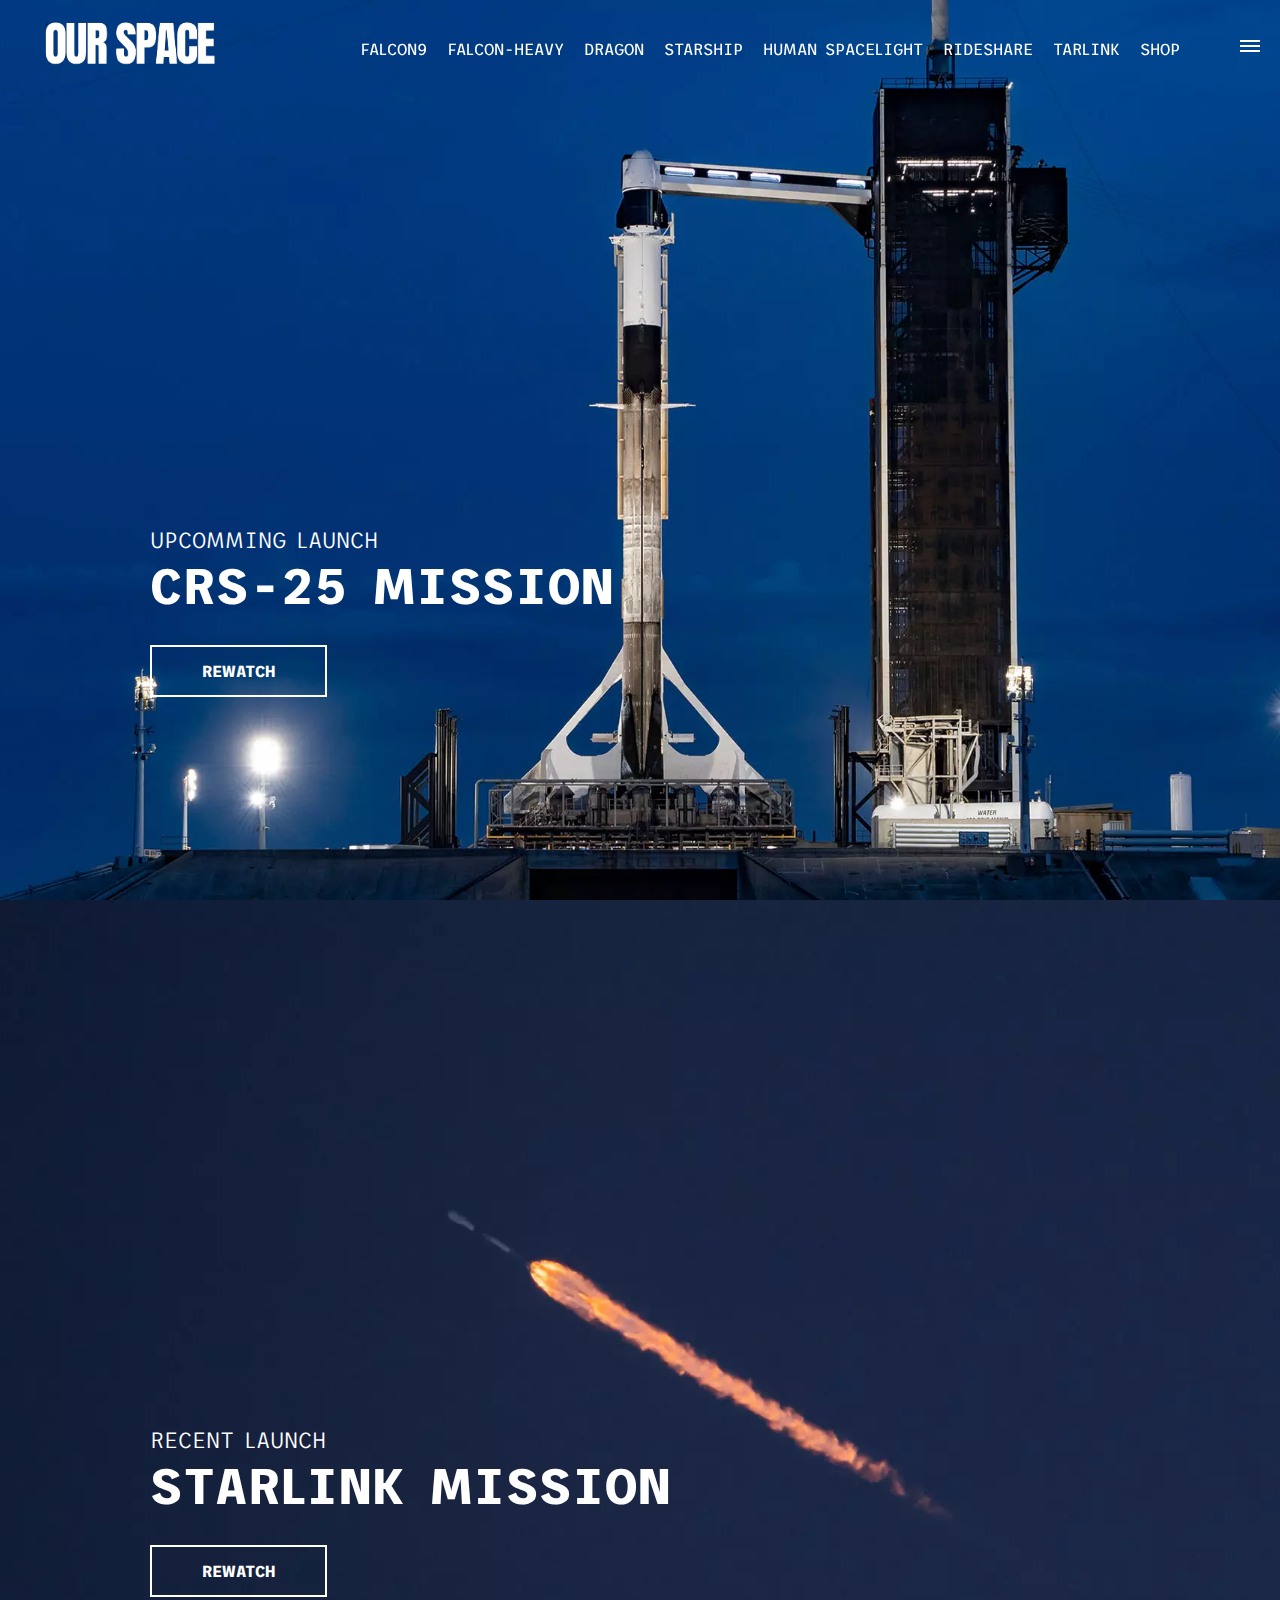
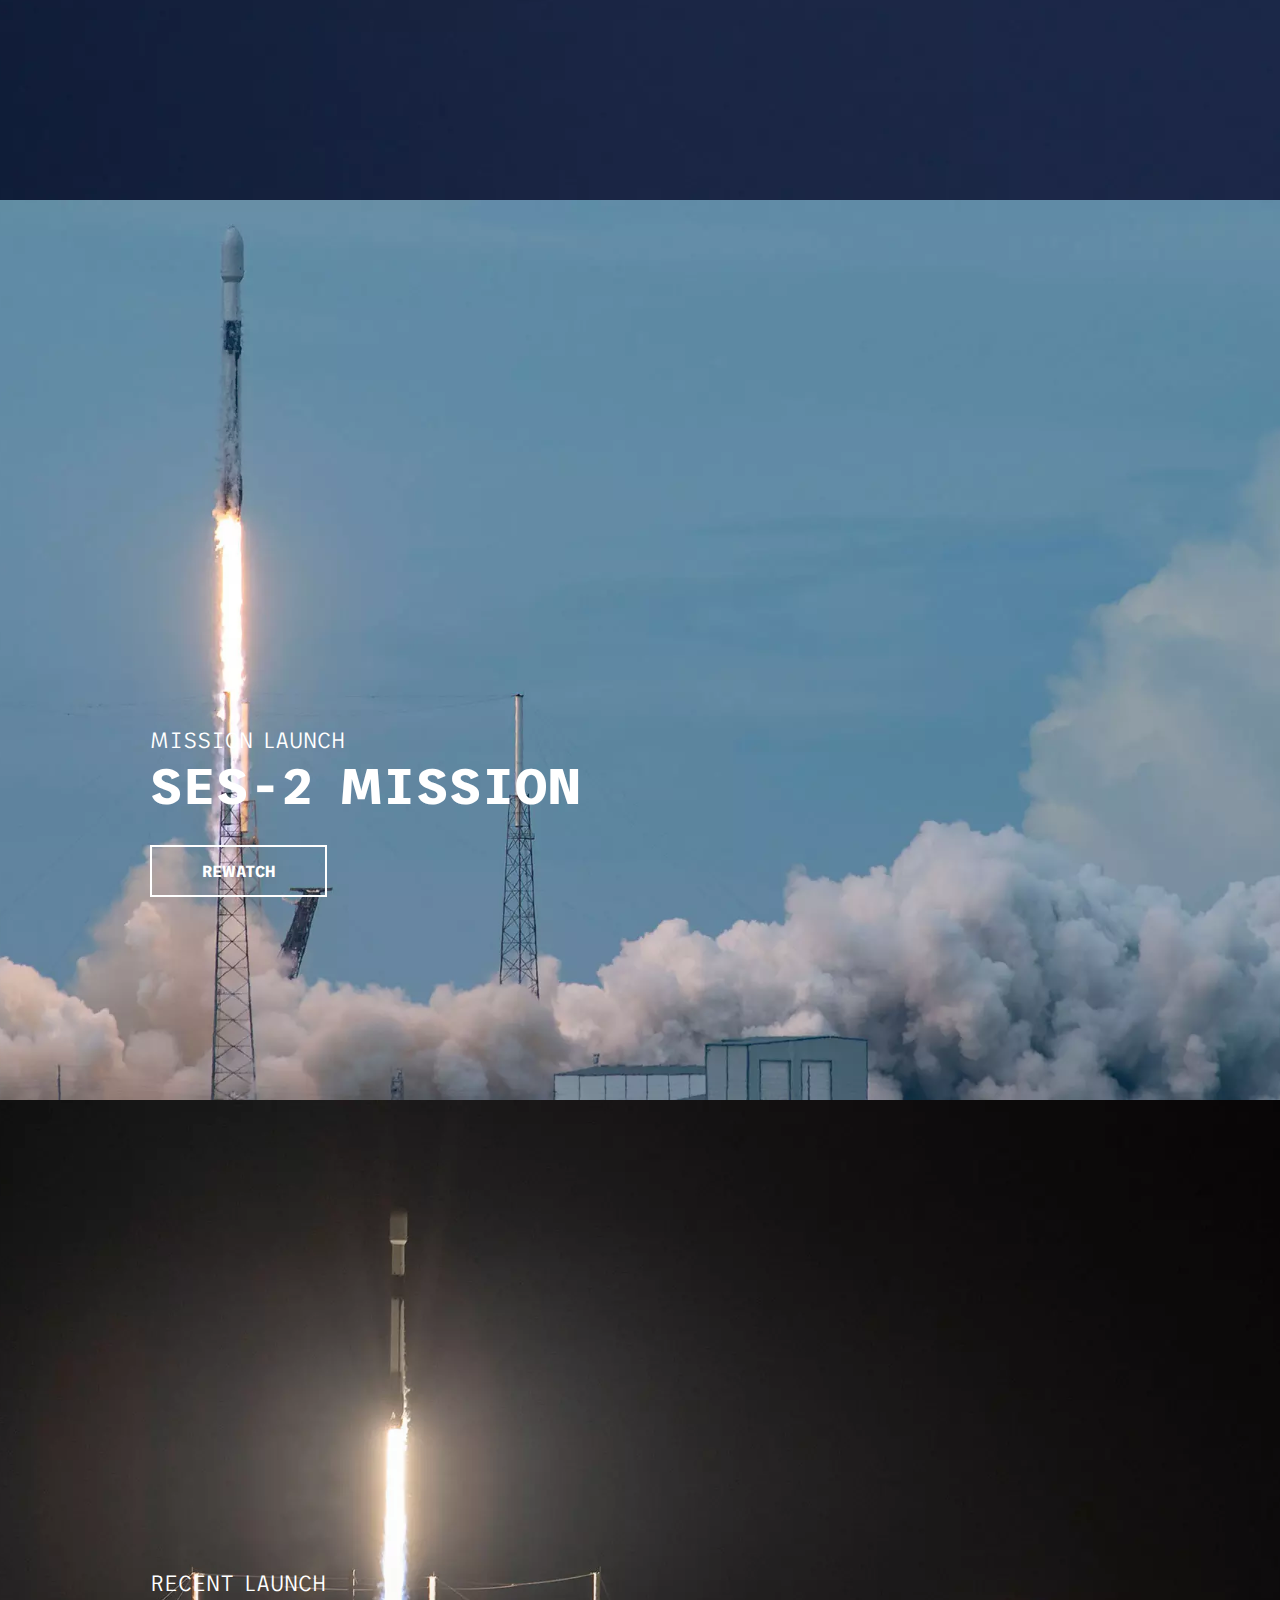
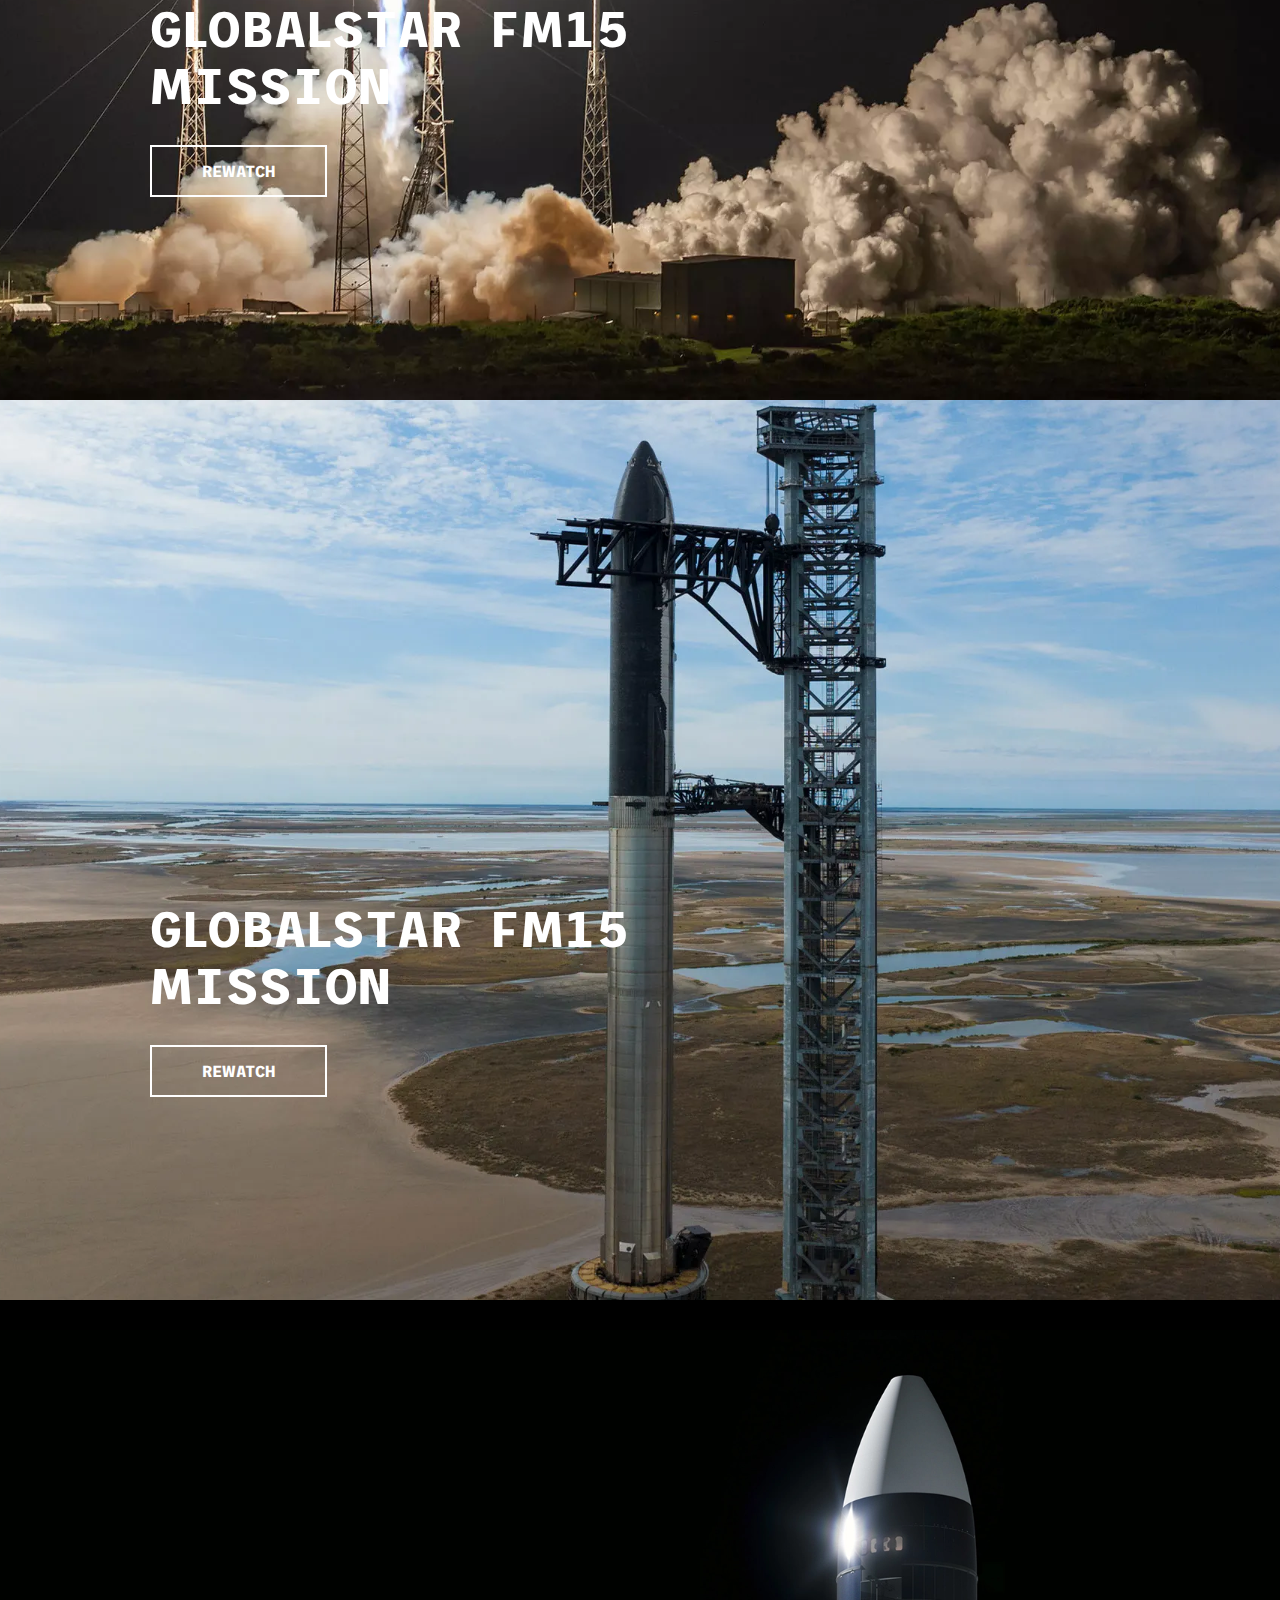
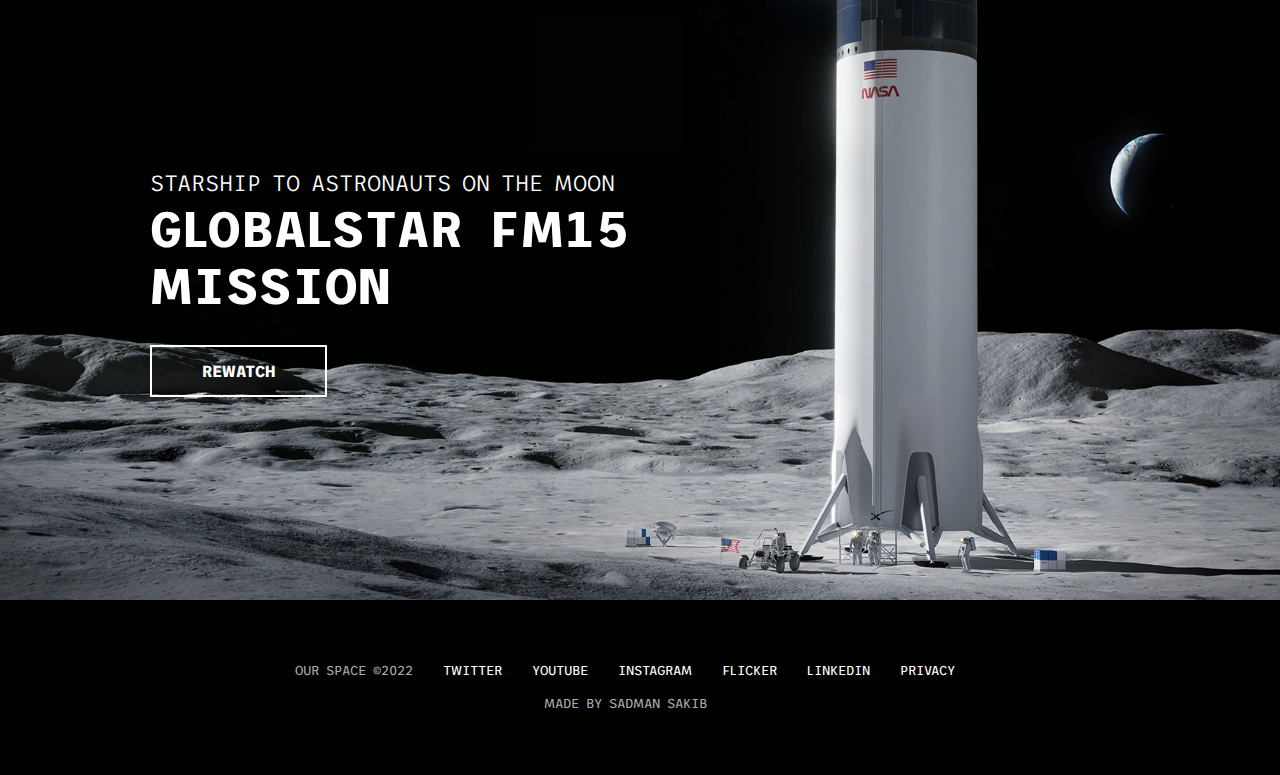
<file: index.html>
<!DOCTYPE html>
<html lang="en">
  <head>
    <meta charset="UTF-8" />
    <meta http-equiv="X-UA-Compatible" content="IE=edge" />
    <meta name="viewport" content="width=device-width, initial-scale=1.0" />
    <title>SpaceX Clone</title>

    <link rel="stylesheet" href="css/style.css" />
  </head>
  <body>
    <!-- overlay for side-menu bar -->
    <div id="overlay"></div>

    <!-- mobile menu  -->

    <div id="mobile-menu" class="mobile-main-menu">
      <ul>
        <li><a href="#">Mission</a></li>
        <li><a href="#">Launches</a></li>
        <li><a href="#">Careers</a></li>
        <li><a href="#">Updates</a></li>
        <li><a href="#">Shop</a></li>

        <li class="mobile-only"><a href="falcon9.html">falcon9</a></li>
        <li class="mobile-only">
          <a href="falcon-heavy.html">falcon-heavy</a>
        </li>
        <li class="mobile-only"><a href="dragon.html">dragon</a></li>
        <li class="mobile-only"><a href="#">Starship</a></li>
        <li class="mobile-only"><a href="#">Human Spacelight</a></li>
        <li class="mobile-only"><a href="#">RideShare</a></li>
        <li class="mobile-only"><a href="#">tarlink</a></li>
      </ul>
    </div>
    <!-- header section  -->
    <header class="main-header">
      <div class="logo">
        <a href="index.html">
          <img src="img/logo.png" alt="spaceX" srcset="" />
        </a>
      </div>
      <div class="desktop-main-menu">
        <ul>
          <li><a href="falcon9.html">falcon9</a></li>
          <li><a href="falcon-heavy.html">falcon-heavy</a></li>
          <li><a href="dragon.html">dragon</a></li>
          <li><a href="#">Starship</a></li>
          <li><a href="#">Human Spacelight</a></li>
          <li><a href="#">RideShare</a></li>
          <li><a href="#">tarlink</a></li>
          <li><a href="#">Shop</a></li>
        </ul>
      </div>
    </header>

    <!-- hamburger menu  -->
    <button id="menu-btn" class="hamburger" type="button">
      <span class="hamburger-top"></span>
      <span class="hamburger-middle"></span>
      <span class="hamburger-bottom"></span>
    </button>

    <!-- section-A  -->
    <section class="section-a">
      <div class="inner-section">
        <h4>Upcomming Launch</h4>
        <h2>CRS-25 Mission</h2>
        <a href="#" class="btn">
          <div class="hover"></div>
          <span>Rewatch</span>
        </a>
      </div>
      <div class="scroll-hero">
        <svg width=" 30px " height=" 20px ">
          <path>
            stroke = " # ffffff " fill = " none " stroke - width = " 2px " d = "
            M2.000,5.000 L15.000 , 18.000 L28.000,5.000 " >
          </path>
        </svg>
      </div>
    </section>

    <!-- section-B  -->
    <section class="section-b">
      <div class="inner-section">
        <h4>Recent Launch</h4>
        <h2>Starlink Mission</h2>
        <a href="#" class="btn">
          <div class="hover"></div>
          <span>Rewatch</span>
        </a>
      </div>
      <div class="scroll-hero">
        <svg width=" 30px " height=" 20px ">
          <path>
            stroke = " # ffffff " fill = " none " stroke - width = " 2px " d = "
            M2.000,5.000 L15.000 , 18.000 L28.000,5.000 " >
          </path>
        </svg>
      </div>
    </section>

    <!-- section-C  -->
    <section class="section-c">
      <div class="inner-section">
        <h4>Mission Launch</h4>
        <h2>SES-2 Mission</h2>
        <a href="#" class="btn">
          <div class="hover"></div>
          <span>Rewatch</span>
        </a>
      </div>
      <div class="scroll-hero">
        <svg width=" 30px " height=" 20px ">
          <path>
            stroke = " # ffffff " fill = " none " stroke - width = " 2px " d = "
            M2.000,5.000 L15.000 , 18.000 L28.000,5.000 " >
          </path>
        </svg>
      </div>
    </section>

    <!-- section-D  -->
    <section class="section-d">
      <div class="inner-section">
        <h4>Recent Launch</h4>
        <h2>GLobalstar FM15 Mission</h2>
        <a href="#" class="btn">
          <div class="hover"></div>
          <span>Rewatch</span>
        </a>
      </div>
      <div class="scroll-hero">
        <svg width=" 30px " height=" 20px ">
          <path>
            stroke = " # ffffff " fill = " none " stroke - width = " 2px " d = "
            M2.000,5.000 L15.000 , 18.000 L28.000,5.000 " >
          </path>
        </svg>
      </div>
    </section>

    <!-- section-E  -->
    <section class="section-e">
      <div class="inner-section">
        <h2>GLobalstar FM15 Mission</h2>
        <a href="#" class="btn">
          <div class="hover"></div>
          <span>Rewatch</span>
        </a>
      </div>
      <div class="scroll-hero">
        <svg width=" 30px " height=" 20px ">
          <path>
            stroke = " # ffffff " fill = " none " stroke - width = " 2px " d = "
            M2.000,5.000 L15.000 , 18.000 L28.000,5.000 " >
          </path>
        </svg>
      </div>
    </section>

    <!-- section-F  -->
    <section class="section-f">
      <div class="inner-section">
        <h4>Starship to astronauts on the moon</h4>
        <h2>GLobalstar FM15 Mission</h2>
        <a href="#" class="btn">
          <div class="hover"></div>
          <span>Rewatch</span>
        </a>
      </div>
    </section>

    <footer>
      <ul>
        <li>Our Space &copy;2022</li>
        <li><a href="#">Twitter</a></li>
        <li><a href="#">Youtube</a></li>
        <li><a href="#">Instagram</a></li>
        <li><a href="#">Flicker</a></li>
        <li><a href="#">Linkedin</a></li>
        <li><a href="#">Privacy</a></li>
      </ul>
      <ul>
        <li>Made by Sadman Sakib</li>
      </ul>
    </footer>

    <script src="js/script.js"></script>
  </body>
</html>
</file>
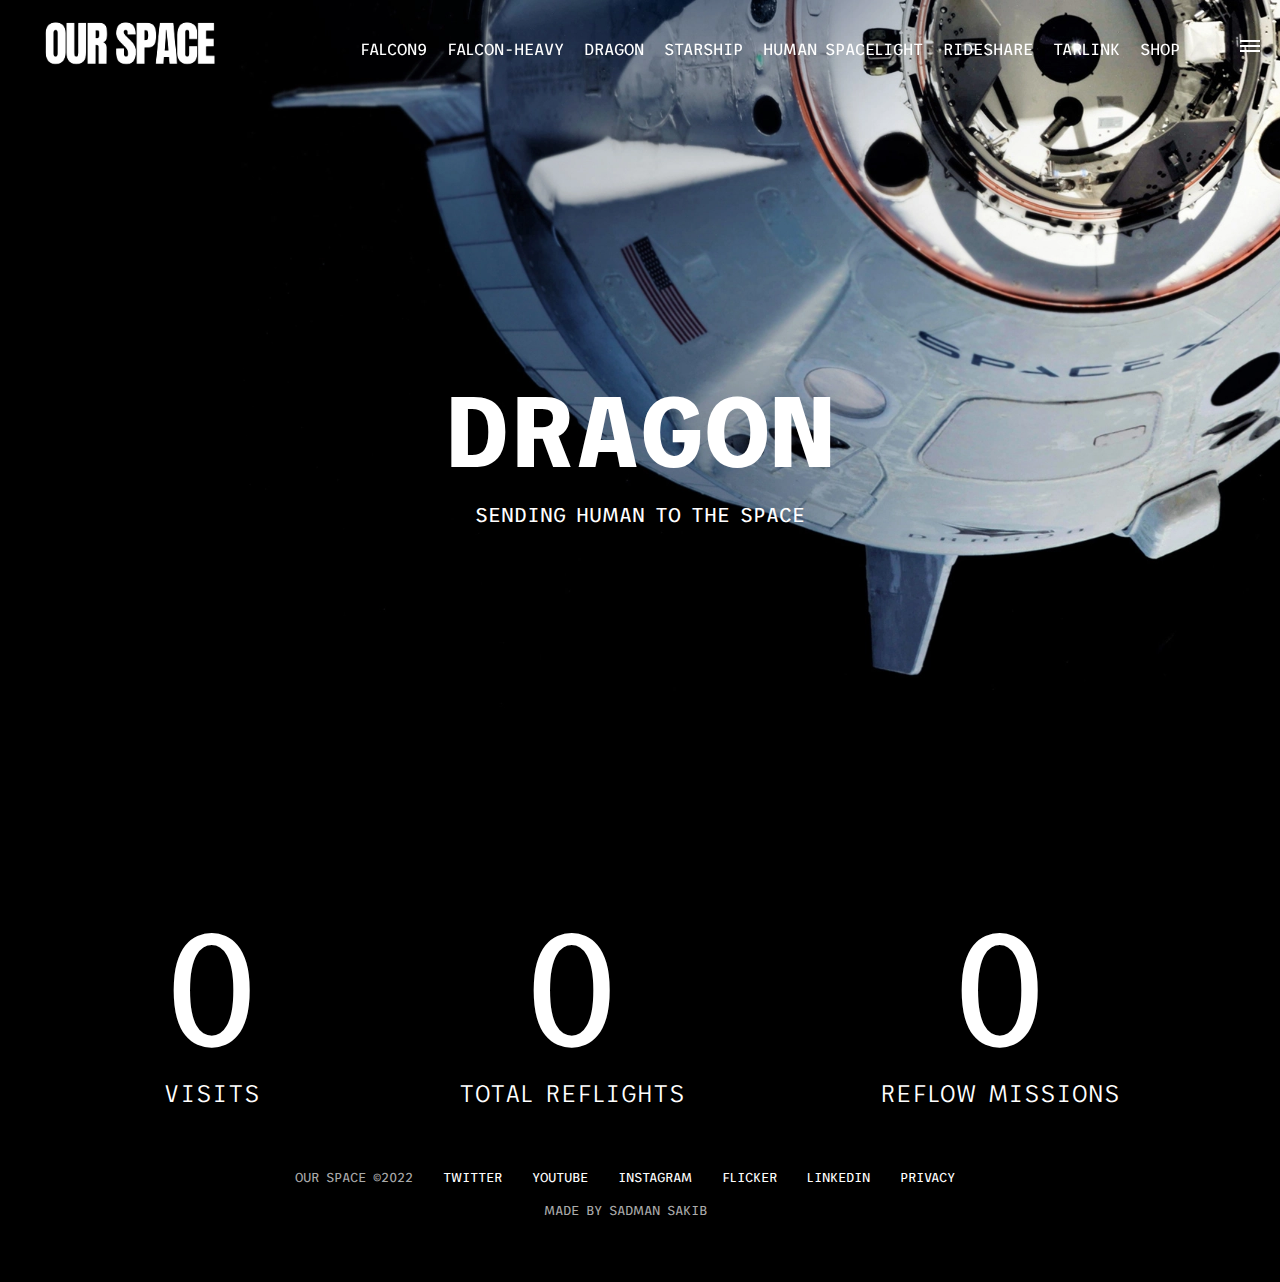
<file: dragon.html>
<!DOCTYPE html>
<html lang="en">
  <head>
    <meta charset="UTF-8" />
    <meta http-equiv="X-UA-Compatible" content="IE=edge" />
    <meta name="viewport" content="width=device-width, initial-scale=1.0" />
    <title>Dragon</title>

    <link rel="stylesheet" href="css/style.css" />
  </head>
  <body>
    <!-- overlay for side-menu bar -->
    <div id="overlay"></div>

    <!-- mobile menu  -->

    <div id="mobile-menu" class="mobile-main-menu">
      <ul>
        <li><a href="#">Mission</a></li>
        <li><a href="#">Launches</a></li>
        <li><a href="#">Careers</a></li>
        <li><a href="#">Updates</a></li>
        <li><a href="#">Shop</a></li>

        <li class="mobile-only"><a href="falcon9.html">falcon9</a></li>
        <li class="mobile-only">
          <a href="falcon-heavy.html">falcon-heavy</a>
        </li>
        <li class="mobile-only"><a href="dragon.html">dragon</a></li>
        <li class="mobile-only"><a href="#">Starship</a></li>
        <li class="mobile-only"><a href="#">Human Spacelight</a></li>
        <li class="mobile-only"><a href="#">RideShare</a></li>
        <li class="mobile-only"><a href="#">tarlink</a></li>
      </ul>
    </div>
    <!-- header section  -->
    <header class="main-header">
      <div class="logo">
        <a href="index.html">
          <img src="img/logo.png" alt="spaceX" srcset="" />
        </a>
      </div>
      <div class="desktop-main-menu">
        <ul>
          <li><a href="falcon9.html">falcon9</a></li>
          <li><a href="falcon-heavy.html">falcon-heavy</a></li>
          <li><a href="dragon.html">dragon</a></li>
          <li><a href="#">Starship</a></li>
          <li><a href="#">Human Spacelight</a></li>
          <li><a href="#">RideShare</a></li>
          <li><a href="#">tarlink</a></li>
          <li><a href="#">Shop</a></li>
        </ul>
      </div>
    </header>

    <!-- hamburger menu  -->
    <button id="menu-btn" class="hamburger" type="button">
      <span class="hamburger-top"></span>
      <span class="hamburger-middle"></span>
      <span class="hamburger-bottom"></span>
    </button>


   <section class="section-animate bg-dragon">

   </section>

   <div class="inner-section-center">
    <h3>Dragon</h3>
    <p>Sending human to the space</p>
   </div>

   <div class="stats">
    <div>
        <span class="counter" data-target="15">
            0
        </span>
        <h4>Visits</h4>
    </div>
    <div>
        <span class="counter" data-target="70">
            0
        </span>
        <h4>Total Reflights</h4>
    </div>
    <div>
        <span class="counter" data-target="130">
            0
        </span>
        <h4>Reflow Missions</h4>
    </div>
   </div>

    <footer>
      <ul>
        <li>Our Space &copy;2022</li>
        <li><a href="#">Twitter</a></li>
        <li><a href="#">Youtube</a></li>
        <li><a href="#">Instagram</a></li>
        <li><a href="#">Flicker</a></li>
        <li><a href="#">Linkedin</a></li>
        <li><a href="#">Privacy</a></li>
      </ul>
      <ul>
        <li>Made by Sadman Sakib</li>
      </ul>
    </footer>

    <script src="js/script.js"></script>
  </body>
</html>
</file>
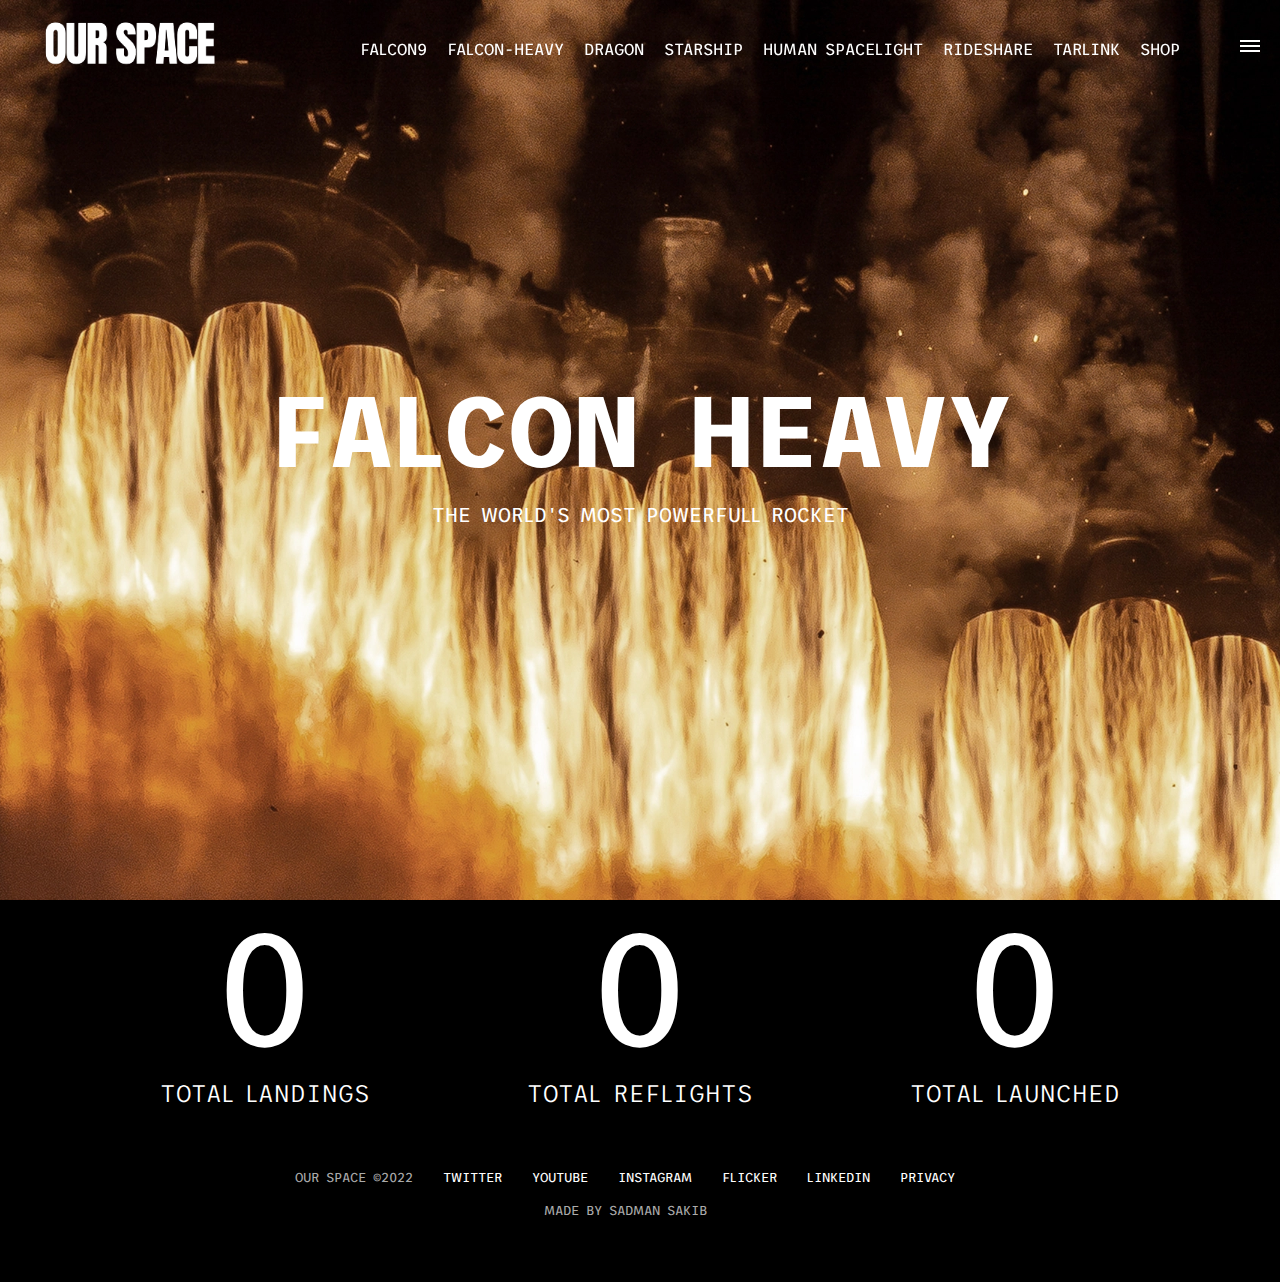
<file: falcon-heavy.html>
<!DOCTYPE html>
<html lang="en">
  <head>
    <meta charset="UTF-8" />
    <meta http-equiv="X-UA-Compatible" content="IE=edge" />
    <meta name="viewport" content="width=device-width, initial-scale=1.0" />
    <title>Falcon Heavy</title>

    <link rel="stylesheet" href="css/style.css" />
  </head>
  <body>
    <!-- overlay for side-menu bar -->
    <div id="overlay"></div>

    <!-- mobile menu  -->

    <div id="mobile-menu" class="mobile-main-menu">
      <ul>
        <li><a href="#">Mission</a></li>
        <li><a href="#">Launches</a></li>
        <li><a href="#">Careers</a></li>
        <li><a href="#">Updates</a></li>
        <li><a href="#">Shop</a></li>

        <li class="mobile-only"><a href="falcon9.html">falcon9</a></li>
        <li class="mobile-only">
          <a href="falcon-heavy.html">falcon-heavy</a>
        </li>
        <li class="mobile-only"><a href="dragon.html">dragon</a></li>
        <li class="mobile-only"><a href="#">Starship</a></li>
        <li class="mobile-only"><a href="#">Human Spacelight</a></li>
        <li class="mobile-only"><a href="#">RideShare</a></li>
        <li class="mobile-only"><a href="#">tarlink</a></li>
      </ul>
    </div>
    <!-- header section  -->
    <header class="main-header">
      <div class="logo">
        <a href="index.html">
          <img src="img/logo.png" alt="spaceX" srcset="" />
        </a>
      </div>
      <div class="desktop-main-menu">
        <ul>
          <li><a href="falcon9.html">falcon9</a></li>
          <li><a href="falcon-heavy.html">falcon-heavy</a></li>
          <li><a href="dragon.html">dragon</a></li>
          <li><a href="#">Starship</a></li>
          <li><a href="#">Human Spacelight</a></li>
          <li><a href="#">RideShare</a></li>
          <li><a href="#">tarlink</a></li>
          <li><a href="#">Shop</a></li>
        </ul>
      </div>
    </header>

    <!-- hamburger menu  -->
    <button id="menu-btn" class="hamburger" type="button">
      <span class="hamburger-top"></span>
      <span class="hamburger-middle"></span>
      <span class="hamburger-bottom"></span>
    </button>


   <section class="section-animate bg-falcon-heavy">

   </section>

   <div class="inner-section-center">
    <h3>Falcon Heavy</h3>
    <p>The world's most powerfull rocket</p>
   </div>

   <div class="stats">
    <div>
        <span class="counter" data-target="15">
            0
        </span>
        <h4>Total Landings</h4>
    </div>
    <div>
        <span class="counter" data-target="70">
            0
        </span>
        <h4>Total Reflights</h4>
    </div>
    <div>
        <span class="counter" data-target="40">
            0
        </span>
        <h4>Total launched</h4>
    </div>
   </div>

    <footer>
      <ul>
        <li>Our Space &copy;2022</li>
        <li><a href="#">Twitter</a></li>
        <li><a href="#">Youtube</a></li>
        <li><a href="#">Instagram</a></li>
        <li><a href="#">Flicker</a></li>
        <li><a href="#">Linkedin</a></li>
        <li><a href="#">Privacy</a></li>
      </ul>
      <ul>
        <li>Made by Sadman Sakib</li>
      </ul>
    </footer>

    <script src="js/script.js"></script>
  </body>
</html>
</file>
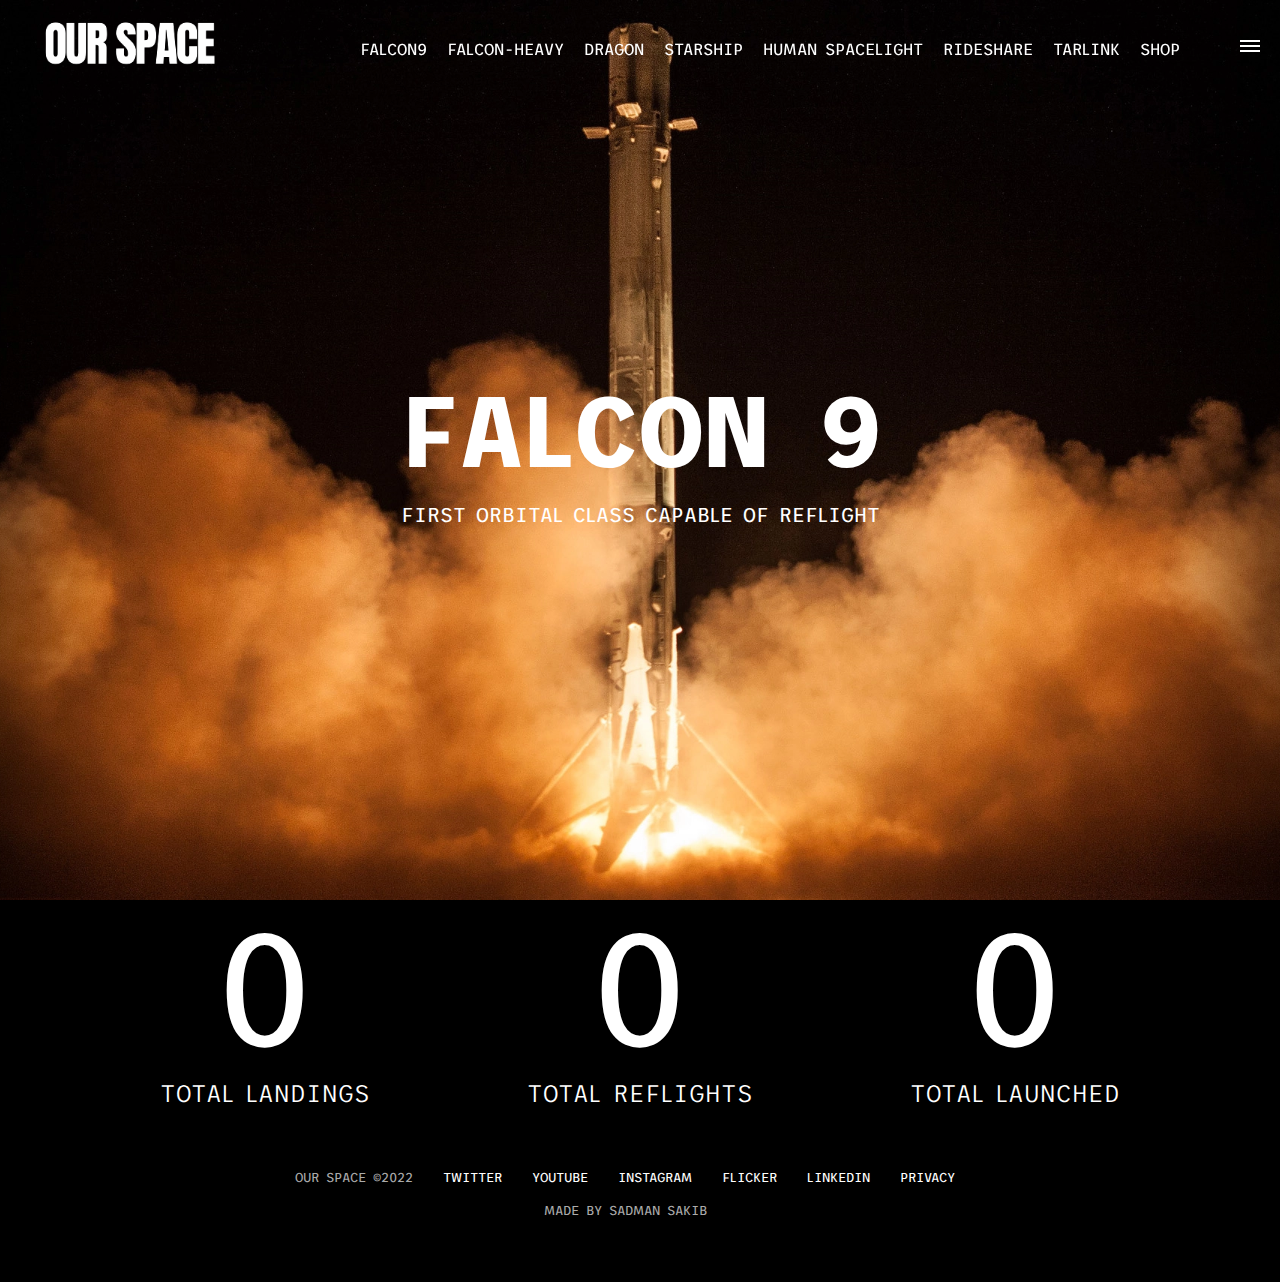
<file: falcon9.html>
<!DOCTYPE html>
<html lang="en">
  <head>
    <meta charset="UTF-8" />
    <meta http-equiv="X-UA-Compatible" content="IE=edge" />
    <meta name="viewport" content="width=device-width, initial-scale=1.0" />
    <title>Falcon-9</title>

    <link rel="stylesheet" href="css/style.css" />
  </head>
  <body>
    <!-- overlay for side-menu bar -->
    <div id="overlay"></div>

    <!-- mobile menu  -->

    <div id="mobile-menu" class="mobile-main-menu">
      <ul>
        <li><a href="#">Mission</a></li>
        <li><a href="#">Launches</a></li>
        <li><a href="#">Careers</a></li>
        <li><a href="#">Updates</a></li>
        <li><a href="#">Shop</a></li>

        <li class="mobile-only"><a href="falcon9.html">falcon9</a></li>
        <li class="mobile-only">
          <a href="falcon-heavy.html">falcon-heavy</a>
        </li>
        <li class="mobile-only"><a href="dragon.html">dragon</a></li>
        <li class="mobile-only"><a href="#">Starship</a></li>
        <li class="mobile-only"><a href="#">Human Spacelight</a></li>
        <li class="mobile-only"><a href="#">RideShare</a></li>
        <li class="mobile-only"><a href="#">tarlink</a></li>
      </ul>
    </div>
    <!-- header section  -->
    <header class="main-header">
      <div class="logo">
        <a href="index.html">
          <img src="img/logo.png" alt="spaceX" srcset="" />
        </a>
      </div>
      <div class="desktop-main-menu">
        <ul>
          <li><a href="falcon9.html">falcon9</a></li>
          <li><a href="falcon-heavy.html">falcon-heavy</a></li>
          <li><a href="dragon.html">dragon</a></li>
          <li><a href="#">Starship</a></li>
          <li><a href="#">Human Spacelight</a></li>
          <li><a href="#">RideShare</a></li>
          <li><a href="#">tarlink</a></li>
          <li><a href="#">Shop</a></li>
        </ul>
      </div>
    </header>

    <!-- hamburger menu  -->
    <button id="menu-btn" class="hamburger" type="button">
      <span class="hamburger-top"></span>
      <span class="hamburger-middle"></span>
      <span class="hamburger-bottom"></span>
    </button>


   <section class="section-animate bg-falcon-9">

   </section>

   <div class="inner-section-center">
    <h3>Falcon 9</h3>
    <p>First orbital class capable of reflight</p>
   </div>

   <div class="stats">
    <div>
        <span class="counter" data-target="15">
            0
        </span>
        <h4>Total Landings</h4>
    </div>
    <div>
        <span class="counter" data-target="70">
            0
        </span>
        <h4>Total Reflights</h4>
    </div>
    <div>
        <span class="counter" data-target="40">
            0
        </span>
        <h4>Total launched</h4>
    </div>
   </div>

    <footer>
      <ul>
        <li>Our Space &copy;2022</li>
        <li><a href="#">Twitter</a></li>
        <li><a href="#">Youtube</a></li>
        <li><a href="#">Instagram</a></li>
        <li><a href="#">Flicker</a></li>
        <li><a href="#">Linkedin</a></li>
        <li><a href="#">Privacy</a></li>
      </ul>
      <ul>
        <li>Made by Sadman Sakib</li>
      </ul>
    </footer>

    <script src="js/script.js"></script>
  </body>
</html>
</file>
<file: css/style.css>
/* google font import  */
@import url('https://fonts.googleapis.com/css2?family=Trispace:wght@400;600;700&display=swap');

*, *::before, ::after{
  margin: 0;
  padding: 0;
  box-sizing: border-box;
}

body{
  font-family: 'Trispace', sans-serif;
  background: #000;
  color: #fff;
}

a{
  text-decoration: none; 
  color: #fff;
}

ul{
  list-style: none;
}

/* header/navbar  */
.main-header{
  position: fixed;
  top: 0;
  left: 0;
  width: 100%;
  display: flex;
  justify-content: space-between;
  height: 100px;
  align-items: center;
  text-transform: uppercase;
  padding: 0 30px;
  z-index: 3;
}

.logo{
  width: 210px;
  height: auto;
}

.logo img{
  width: 100%;
  display: block;
  height: auto;
}

/* desktop menu  */
 
.desktop-main-menu{
  margin-right: 50px;
}

.desktop-main-menu ul{
display: flex;
}

.desktop-main-menu ul li{
  position: relative;
   margin-right: 20px;
   padding-bottom: 2px;
}

/* menu item  */
.desktop-main-menu ul li a::after{
content:'';
position: absolute;
bottom: 0;
left: 0;
width: 100%;
height: 1px;
background: #fff;
transform: scaleX(0);
transition: transform 0.6s cubic-bezier(0.19, 1, 0.22, 1);
transform-origin: right center;
}

.desktop-main-menu ul li a:hover::after{
  transform: scaleX(1); 
  transform-origin: left center;
  transition-duration: 0.4s;
}

/* sections  */
section{
  position: relative;
  height: 100vh;
  background-position: center center;
  background-repeat: no-repeat;
  background-size: cover;
  text-transform: uppercase;
}
.inner-section{
  position: absolute;
  bottom: 200px; 
  left: 150px;
  max-width: 560px;
}

.inner-section h4{
  font-size: 22px;
  margin-bottom: 5px;
  font-weight: 300;
  animation: fadeInUp 0.5s ease-in-out;
}

.inner-section h2{
  font-size: 50px;
  font-weight: 700;
  margin-bottom: 20px;
  animation: fadeInUp 0.5s ease-in-out 0.2s;
  animation-fill-mode: both;   /* to stop from showing at the start */
}

.inner-section a{
  animation: fadeInUp 0.5s ease-in-out 0.4s;
  animation-fill-mode: both;   /* to stop from showing at the start */

}

/* background images  */
.section-a{
  background-image: url('../img/section-a.webp');
}
.section-b{
  background-image: url('../img/section-b.webp');
}
.section-c{
  background-image: url('../img/section-c.webp');
}
.section-d{
  background-image: url('../img/section-d.webp');
}
.section-e{
  background-image: url('../img/section-e.webp');
}
.section-f{
  background-image: url('../img/section-f.webp');
}



.btn{
  position: relative;
  display: inline-block;
  cursor: pointer;
  text-align: center;
  min-width: 130px;
  padding: 15px 50px;
  margin-top: 10px;
  border: 2px solid #fff;
  text-transform: uppercase;
  font-weight: bold;
  overflow: hidden;
  z-index: 2;
}

.btn:hover span{
  color: #000;

}

.btn .hover{
  position: absolute;
  top: 0;
  left: 0;
  width: 100%;
  height: 100%;
  background-color: #fff;
  color: #000;
  transform: translateY(100%);
  transition: transform 0.6s cubic-bezier(0.19, 1, 0.22, 1);
  z-index: -1;

}

.btn:hover .hover{
  transform: translateY(0%);
}

.scroll-hero{
  position: absolute;
  bottom: 50px;
  left: 50%;
  transform: translateX(-50%);
}

/* footer  */

footer{
  position: relative;
  padding: 55px 0;
}

footer ul{
  display: flex;
  justify-content: center;
  align-items: center;
  flex-wrap: wrap;
}

footer ul li{
  margin-right: 30px;
  color: #aaa;
  text-transform: uppercase;
  line-height: 2.5;
  font-size: 13px;
}

footer ul li a{
  color: #fff;
  transition: color 0.6s;
}

footer ul li a:hover{
  color: #aaa;
}

/* hamburger menu  */
.hamburger{
  position: fixed;
  top: 40px;
  right:20px;
  z-index:10;
  cursor: pointer;
  width: 20px;
  height: 20px;
  background: none;
  border: none;
}

.hamburger-top,
.hamburger-middle,
.hamburger-bottom{
  position: absolute;
  width: 20px;
  height: 2px;
  background: #fff;
  top: 0;
  left: 0;
  transition: all 0.5s;
}

.hamburger-middle{
  transform: translateY(5px);
}
.hamburger-bottom{
  transform: translateY(10px);
}

/* transition hamburger  */
.open{
  transform: rotate(90deg);
}
.open .hamburger-top{
  transform: rotate(45deg) translateY(6px) translateX(6px);
}
.open .hamburger-middle{
  display: none;
}
.open .hamburger-bottom{
  transform: rotate(-45deg) translateY(6px) translateX(-6px);
}

/* overlay  */
.overlay-show{
  position: fixed;
  top: 0;
  left: 0;
  width: 100%;
  height: 100%;
  background-color: rgba(0, 0, 0, 0.5);
  z-index: 3;
}

/* to stop scrolling  */
.mobile-only{
  display: none;
}
.mobile-main-menu{
  position: fixed;
  top: 0;
  right:0;
width: 350px;
  height: 100%;
  background: #000;
  z-index: 4;
  display: flex;
  justify-content: center;
  align-items: center;
  transform: translateX(100%);
  transition: transform 0.6s cubic-bezier(0.19, 1, 0.22, 1);
}

/* to show side menu  */
.show-menu{
  transform: translateX(0%);
}

.mobile-main-menu ul{
  display: flex;
  flex-direction: column; 
  align-items: end;
  justify-content: center;
  padding: 50px;
  width: 100%;
}

.mobile-main-menu ul li{
margin-bottom: 20px;
font-size: 18px;
text-transform: uppercase;
border-bottom: 1px #555 dotted;
width: 100%;
text-align: right;
padding-bottom: 8px;
}

.mobile-main-menu ul li a{
  color: #fff;
  transition: color 0.5s;
}
.mobile-main-menu ul li a:hover{
  color: #aaa;
}
.stop-scrolling{
  overflow: hidden;
}

/* iner pages  */
.bg-falcon-9{
  background-image: url('../img/falcon-9.webp');
}
.bg-falcon-heavy{
  background-image: url('../img/falcon-heavy.webp');
}
.bg-dragon{
  background-image: url('../img/dragon.webp');
}



.section-animate{
animation: fadeIn 2s ease-in-out;
}

.inner-section-center{
position: absolute;
top: 50%;
left: 50%;
transform:translate(-50%, -50%);
text-transform: uppercase;
text-align: center;
width: 80%;
}

.inner-section-center h3{
  font-size: 100px;
  margin-bottom: 15px;
  animation: fadeInUp 0.5s ease-in-out;
}
.inner-section-center p{
  font-size: 20px;
  animation: fadeInUp 0.5s  ease-in-out 0.2s;
  animation-fill-mode: both;
}

.stats{
  max-width: 960px;
  margin: 0 auto;
  display: flex;
  align-items: center;
  justify-content: space-between;
  text-align: center;
  text-transform: uppercase;
}

.stats div span{
  font-size: 160px;
}

.stats div h4{
  font-size: 24px;
  font-weight: 300;
}
/* animations  */
@keyframes fadeInUp {
  0%{
    opacity: 0;
    transform: translateY(140px);
  }
  100%{
    opacity: 1;
    transform: translateY(0);
  }
}

/* for inner pages  */
@keyframes fadeIn {
  0%{
    opacity: 0;
    transform: translateY(140px);
  }
  100%{
    opacity: 1;
    transform: translateY(0);
  }
}

@keyframes fadeBounce {
  0%, 20%, 50%, 80%, 100%{
    opacity: 0;
    transform: translateY(-20px);
  }
  40%{
    opacity: 1;
    transform: translateY(0);
  }
}

/* media queries for mobile phone  */
@media (max-width:960px) {
  /* to hide desktop menu  */
  .desktop-main-menu{
    display: none;
  }

  /* show mobile main menu  */
  .mobile-only{
    display: block;
  }

  /* for inner pages  */
  .inner-section-center h3{
    font-size: 60px;
  }
  
}

@media(max-width: 600px){
  .inner-section{
    bottom: 75px;
    left: 20px;
  }

  .inner-section h2{
    font-size: 30px;
  }

  footer ul li{
    margin-right: 15px;
  }

  footer ul li:first-child{
    position: absolute;
    top:30px;
    left: 50%;
    transform: translate(-50%, -50%);
  }

  .logo{
    width:150px;
    margin: auto;
  }

   /* for inner pages  */
   
   .inner-section-center h3{
    font-size: 50px;
  }

  .stats{
  flex-direction: column;
  }

  .stats div{
    margin-bottom: 15px;
  }

}
</file>
